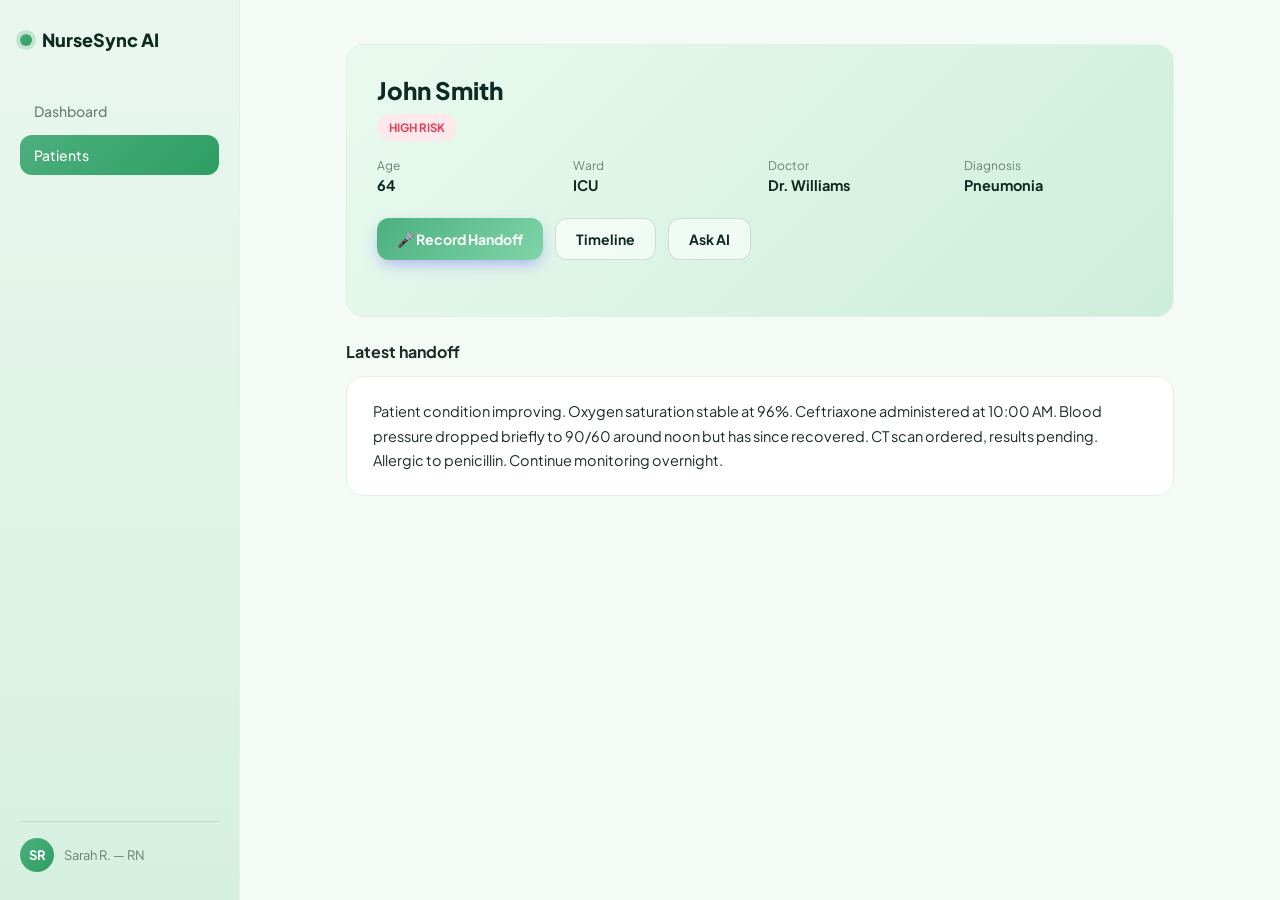
<file: code/speech-to-text-demo/index.html>
<!DOCTYPE html>
<html lang="en">
<head>
<meta charset="UTF-8">
<title>NurseSync AI — John Smith</title>
<style>
  @import url('https://fonts.googleapis.com/css2?family=Plus+Jakarta+Sans:wght@400;500;600;700;800&display=swap');

  :root {
    --primary: #4caf7d;
    --primary-2: #7fd6a8;
    --primary-dark: #2f9e63;
    --ink: #0f2a22;
    --bg: #f4faf6;
    --card: #ffffff;
    --text: #1c2b24;
    --text-muted: #6b8177;
    --border: #e3f0e8;
    --red: #e0405a;
    --red-bg: #fde8ec;
  }

  * { box-sizing: border-box; }

  body {
    margin: 0;
    font-family: 'Plus Jakarta Sans', -apple-system, BlinkMacSystemFont, sans-serif;
    background: var(--bg);
    color: var(--text);
  }

  a { text-decoration: none; color: inherit; }

  .app { display: flex; min-height: 100vh; }

  .sidebar {
    width: 240px;
    flex-shrink: 0;
    background: linear-gradient(180deg, #eaf7ef 0%, #d6f0e0 100%);
    color: var(--ink);
    padding: 28px 20px;
    display: flex;
    flex-direction: column;
    border-right: 1px solid var(--border);
  }

  .brand {
    display: flex;
    align-items: center;
    gap: 10px;
    font-weight: 800;
    font-size: 18px;
    margin-bottom: 40px;
    color: var(--ink);
  }

  .brand .dot {
    width: 12px; height: 12px;
    border-radius: 50%;
    background: linear-gradient(135deg, var(--primary), var(--primary-dark));
    box-shadow: 0 0 0 4px rgba(76, 175, 125, 0.25);
  }

  .navlinks { display: flex; flex-direction: column; gap: 4px; flex: 1; }

  .navlinks a {
    font-size: 14px;
    font-weight: 500;
    color: var(--text-muted);
    padding: 11px 14px;
    border-radius: 12px;
  }

  .navlinks a.active {
    color: #fff;
    background: linear-gradient(135deg, var(--primary), var(--primary-dark));
  }

  .user-chip {
    display: flex;
    align-items: center;
    gap: 10px;
    font-size: 13px;
    color: var(--text-muted);
    border-top: 1px solid rgba(15, 42, 34, 0.1);
    margin-top: 12px;
    padding-top: 16px;
  }

  .avatar {
    width: 34px; height: 34px;
    border-radius: 50%;
    background: linear-gradient(135deg, var(--primary), var(--primary-dark));
    color: white;
    display: flex; align-items: center; justify-content: center;
    font-size: 13px; font-weight: 700; flex-shrink: 0;
  }

  .page {
    flex: 1;
    max-width: 900px;
    margin: 0 auto;
    padding: 44px 36px 60px;
  }

  .profile-header {
    background: linear-gradient(135deg, #eafaf0, #cdeeda);
    color: var(--ink);
    border: 1px solid var(--border);
    border-radius: 18px;
    padding: 30px 30px 26px;
    margin-bottom: 24px;
    position: relative;
    overflow: hidden;
  }

  .profile-header .name {
    font-size: 24px;
    font-weight: 800;
    margin-bottom: 10px;
  }

  .badge {
    font-size: 11.5px;
    font-weight: 700;
    padding: 6px 12px;
    border-radius: 999px;
    background: var(--red-bg);
    color: var(--red);
  }

  .profile-grid {
    display: grid;
    grid-template-columns: repeat(4, 1fr);
    gap: 16px;
    margin-top: 22px;
  }

  .profile-grid .label { font-size: 12px; color: var(--text-muted); margin-bottom: 3px; }
  .profile-grid .value { font-size: 14.5px; font-weight: 700; }

  .action-row { display: flex; gap: 12px; margin-top: 24px; }

  .btn {
    padding: 11px 20px;
    border-radius: 12px;
    font-size: 14px;
    font-weight: 700;
    border: none;
    cursor: pointer;
    font-family: inherit;
  }

  .btn.primary {
    background: linear-gradient(135deg, var(--primary), var(--primary-2));
    color: white;
    box-shadow: 0 6px 16px -4px rgba(109, 94, 252, 0.55);
  }

  .btn.primary.recording {
    background: linear-gradient(135deg, var(--red), #ff8098);
    animation: pulse 1.4s ease-in-out infinite;
  }

  @keyframes pulse { 0%, 100% { opacity: 1; } 50% { opacity: 0.75; } }

  .btn.secondary {
    background: rgba(255,255,255,0.6);
    color: var(--ink);
    border: 1px solid rgba(15, 42, 34, 0.15);
  }

  #status {
    margin-top: 14px;
    font-size: 13px;
    color: var(--text-muted);
    min-height: 16px;
  }

  .section-title { font-size: 16px; font-weight: 700; margin: 0 0 14px; }

  .card {
    background: var(--card);
    border: 1px solid var(--border);
    border-radius: 18px;
    padding: 22px 26px;
    margin-bottom: 20px;
    font-size: 14.5px;
    line-height: 1.7;
  }
</style>
</head>
<body>
  <div class="app">
    <div class="sidebar">
      <div class="brand"><span class="dot"></span>NurseSync AI</div>
      <div class="navlinks">
        <a href="#">Dashboard</a>
        <a href="#" class="active">Patients</a>
      </div>
      <div class="user-chip">
        <div class="avatar">SR</div>
        Sarah R. — RN
      </div>
    </div>

    <div class="page">
      <div class="profile-header">
        <div class="name">John Smith</div>
        <span class="badge">HIGH RISK</span>

        <div class="profile-grid">
          <div><div class="label">Age</div><div class="value">64</div></div>
          <div><div class="label">Ward</div><div class="value">ICU</div></div>
          <div><div class="label">Doctor</div><div class="value">Dr. Williams</div></div>
          <div><div class="label">Diagnosis</div><div class="value">Pneumonia</div></div>
        </div>

        <div class="action-row">
          <button class="btn primary" id="recordBtn">🎤 Record Handoff</button>
          <button class="btn secondary">Timeline</button>
          <button class="btn secondary">Ask AI</button>
        </div>
        <div id="status"></div>
      </div>

      <div class="section-title" id="liveTitle" style="display:none;">New handoff (just recorded)</div>
      <div class="card" id="liveCard" style="display:none;"></div>

      <div class="section-title">Latest handoff</div>
      <div class="card">
        Patient condition improving. Oxygen saturation stable at 96%. Ceftriaxone administered at 10:00 AM.
        Blood pressure dropped briefly to 90/60 around noon but has since recovered. CT scan ordered, results pending.
        Allergic to penicillin. Continue monitoring overnight.
      </div>
    </div>
  </div>

  <script>
    const API_BASE = 'http://127.0.0.1:8000';

    let mediaRecorder = null;
    let chunks = [];
    let recording = false;

    const recordBtn = document.getElementById('recordBtn');
    const statusEl = document.getElementById('status');
    const liveTitle = document.getElementById('liveTitle');
    const liveCard = document.getElementById('liveCard');

    function setStatus(text, isError) {
      statusEl.textContent = text || '';
      statusEl.style.color = isError ? '#e0405a' : '#6b8177';
    }

    async function startRecording() {
      try {
        const stream = await navigator.mediaDevices.getUserMedia({ audio: true });
        chunks = [];
        mediaRecorder = new MediaRecorder(stream);
        mediaRecorder.ondataavailable = (e) => { if (e.data.size > 0) chunks.push(e.data); };
        mediaRecorder.onstop = handleStop;
        mediaRecorder.start();
        recording = true;
        recordBtn.textContent = '⏹ Stop Recording';
        recordBtn.classList.add('recording');
        setStatus('Recording… speak the handoff, then click Stop.');
      } catch (err) {
        setStatus('Microphone access denied or unavailable.', true);
      }
    }

    function stopRecording() {
      if (mediaRecorder && recording) {
        mediaRecorder.stop();
        mediaRecorder.stream.getTracks().forEach((t) => t.stop());
        recording = false;
        recordBtn.textContent = '🎤 Record Handoff';
        recordBtn.classList.remove('recording');
      }
    }

    async function handleStop() {
      setStatus('Transcribing…');
      const blob = new Blob(chunks, { type: 'audio/webm' });
      const formData = new FormData();
      formData.append('audio', blob, 'handoff.webm');

      try {
        const res = await fetch(`${API_BASE}/transcribe`, { method: 'POST', body: formData });
        if (!res.ok) {
          const err = await res.json().catch(() => ({}));
          throw new Error(err.detail || `server returned ${res.status}`);
        }
        const data = await res.json();
        liveTitle.style.display = 'block';
        liveCard.style.display = 'block';
        liveCard.textContent = data.transcript;
        setStatus('Transcribed successfully.');
      } catch (err) {
        setStatus(`Transcription failed: ${err.message}`, true);
      }
    }

    recordBtn.addEventListener('click', () => {
      if (!recording) startRecording();
      else stopRecording();
    });
  </script>
</body>
</html>
</file>
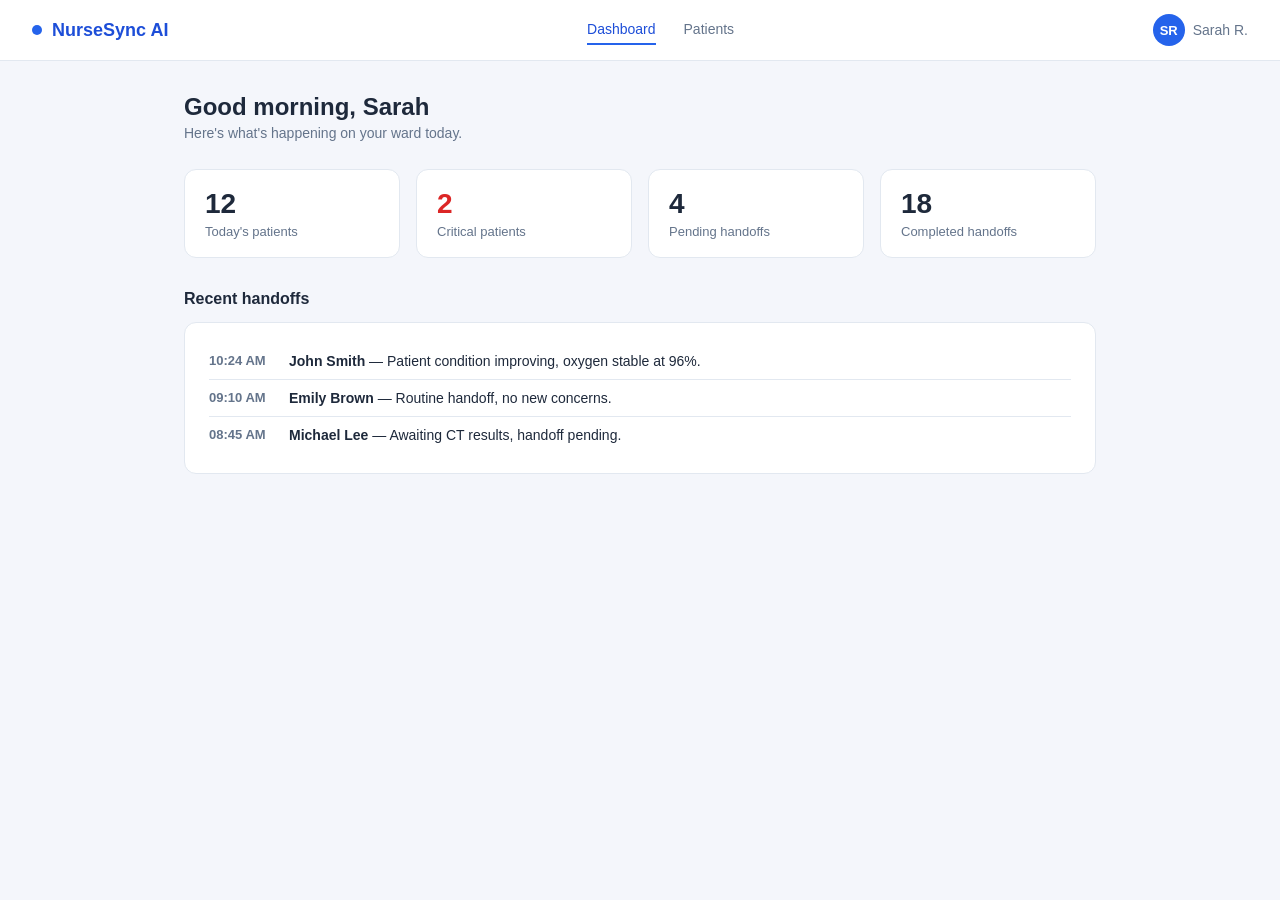
<file: frontend/dashboard.html>
<!DOCTYPE html>
<html lang="en">
<head>
<meta charset="UTF-8">
<title>NurseSync AI — Dashboard</title>
<link rel="stylesheet" href="styles.css">
</head>
<body>
  <div class="topnav">
    <div class="brand"><span class="dot"></span>NurseSync AI</div>
    <div class="navlinks">
      <a href="dashboard.html" class="active">Dashboard</a>
      <a href="patients.html">Patients</a>
    </div>
    <div class="user-chip">
      <div class="avatar">SR</div>
      Sarah R.
    </div>
  </div>

  <div class="page">
    <h1 class="page-title">Good morning, Sarah</h1>
    <p class="page-sub">Here's what's happening on your ward today.</p>

    <div class="stat-grid">
      <div class="stat-card">
        <div class="value">12</div>
        <div class="label">Today's patients</div>
      </div>
      <div class="stat-card danger">
        <div class="value">2</div>
        <div class="label">Critical patients</div>
      </div>
      <div class="stat-card">
        <div class="value">4</div>
        <div class="label">Pending handoffs</div>
      </div>
      <div class="stat-card">
        <div class="value">18</div>
        <div class="label">Completed handoffs</div>
      </div>
    </div>

    <div class="section-title">Recent handoffs</div>
    <div class="card">
      <div class="timeline-item">
        <div class="time">10:24 AM</div>
        <div class="desc"><strong>John Smith</strong> — Patient condition improving, oxygen stable at 96%.</div>
      </div>
      <div class="timeline-item">
        <div class="time">09:10 AM</div>
        <div class="desc"><strong>Emily Brown</strong> — Routine handoff, no new concerns.</div>
      </div>
      <div class="timeline-item">
        <div class="time">08:45 AM</div>
        <div class="desc"><strong>Michael Lee</strong> — Awaiting CT results, handoff pending.</div>
      </div>
    </div>
  </div>
</body>
</html>
</file>
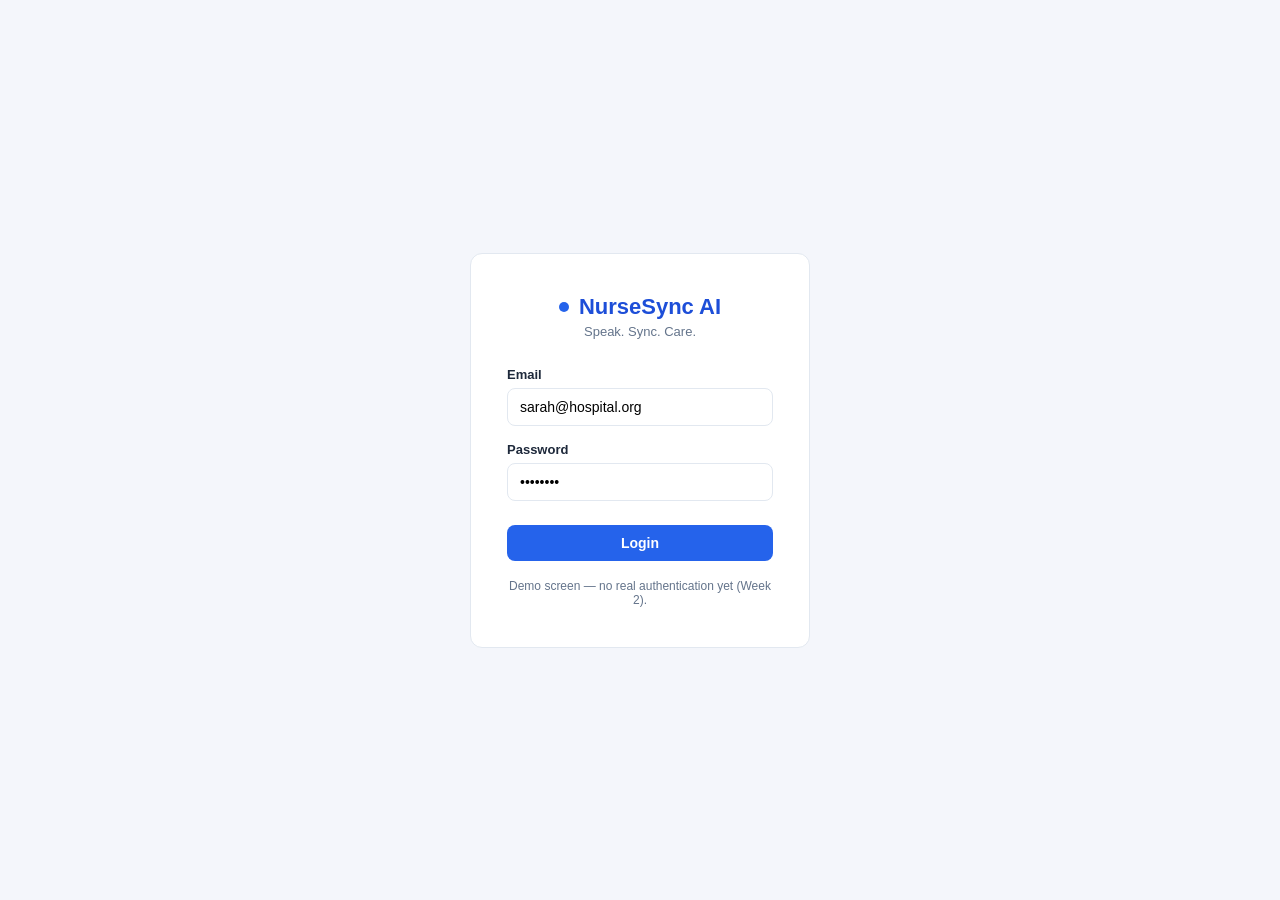
<file: frontend/login.html>
<!DOCTYPE html>
<html lang="en">
<head>
<meta charset="UTF-8">
<title>NurseSync AI — Login</title>
<link rel="stylesheet" href="styles.css">
</head>
<body>
  <div class="login-wrap">
    <div class="login-card">
      <div class="brand"><span class="dot"></span>NurseSync AI</div>
      <div class="tagline">Speak. Sync. Care.</div>

      <form onsubmit="window.location.href='dashboard.html'; return false;">
        <div class="field-group">
          <label>Email</label>
          <input type="email" placeholder="sarah@hospital.org" value="sarah@hospital.org">
        </div>
        <div class="field-group">
          <label>Password</label>
          <input type="password" placeholder="••••••••" value="password">
        </div>
        <button class="btn primary full" type="submit">Login</button>
      </form>

      <div class="login-note">Demo screen — no real authentication yet (Week 2).</div>
    </div>
  </div>
</body>
</html>
</file>
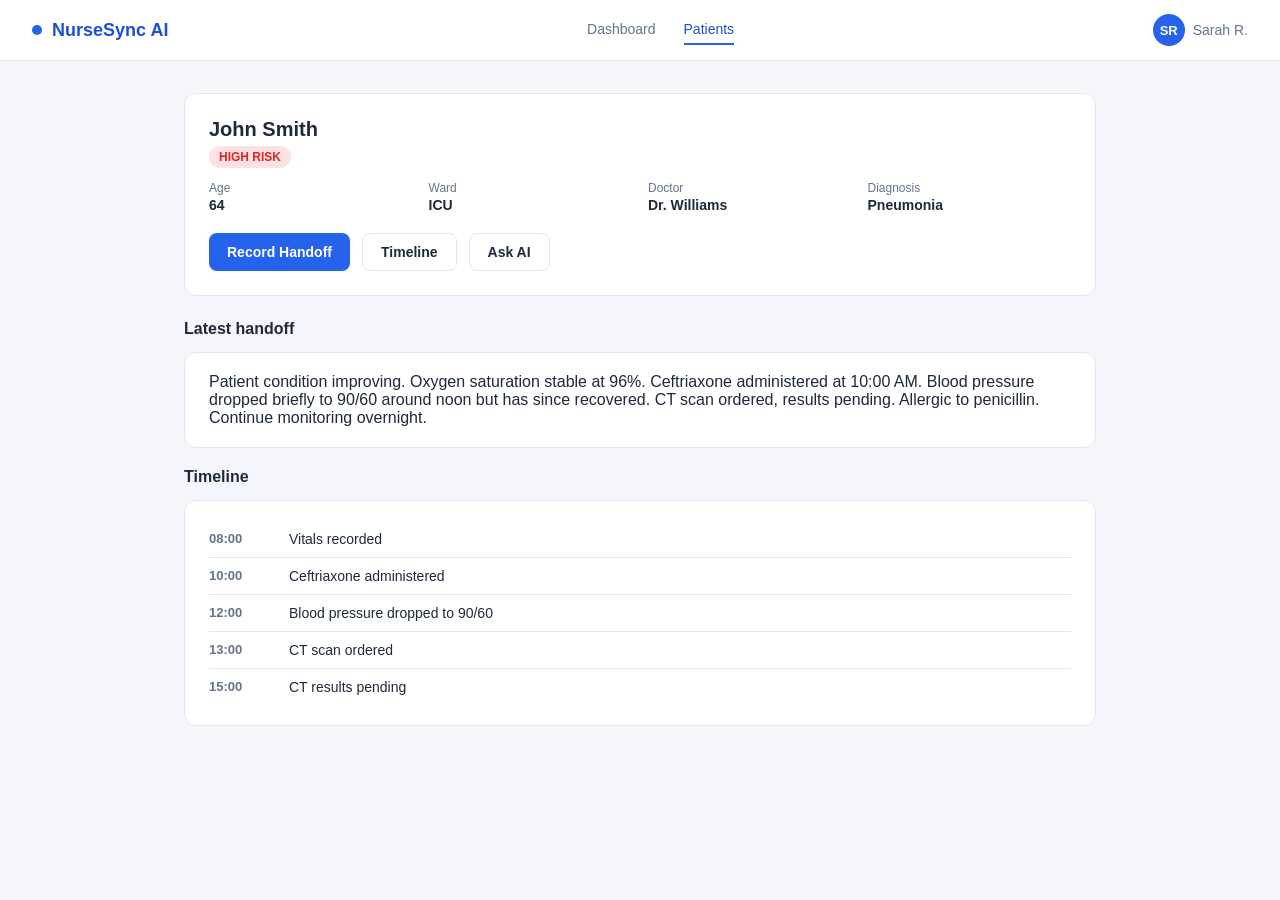
<file: frontend/patient.html>
<!DOCTYPE html>
<html lang="en">
<head>
<meta charset="UTF-8">
<title>NurseSync AI — John Smith</title>
<link rel="stylesheet" href="styles.css">
</head>
<body>
  <div class="topnav">
    <div class="brand"><span class="dot"></span>NurseSync AI</div>
    <div class="navlinks">
      <a href="dashboard.html">Dashboard</a>
      <a href="patients.html" class="active">Patients</a>
    </div>
    <div class="user-chip">
      <div class="avatar">SR</div>
      Sarah R.
    </div>
  </div>

  <div class="page">
    <div class="profile-header">
      <div class="name">John Smith</div>
      <span class="badge high">HIGH RISK</span>

      <div class="profile-grid">
        <div class="field">
          <div class="label">Age</div>
          <div class="value">64</div>
        </div>
        <div class="field">
          <div class="label">Ward</div>
          <div class="value">ICU</div>
        </div>
        <div class="field">
          <div class="label">Doctor</div>
          <div class="value">Dr. Williams</div>
        </div>
        <div class="field">
          <div class="label">Diagnosis</div>
          <div class="value">Pneumonia</div>
        </div>
      </div>

      <div class="action-row">
        <button class="btn primary">Record Handoff</button>
        <button class="btn secondary">Timeline</button>
        <button class="btn secondary">Ask AI</button>
      </div>
    </div>

    <div class="section-title">Latest handoff</div>
    <div class="card">
      Patient condition improving. Oxygen saturation stable at 96%. Ceftriaxone administered at 10:00 AM.
      Blood pressure dropped briefly to 90/60 around noon but has since recovered. CT scan ordered, results pending.
      Allergic to penicillin. Continue monitoring overnight.
    </div>

    <div class="section-title">Timeline</div>
    <div class="card">
      <div class="timeline-item">
        <div class="time">08:00</div>
        <div class="desc">Vitals recorded</div>
      </div>
      <div class="timeline-item">
        <div class="time">10:00</div>
        <div class="desc">Ceftriaxone administered</div>
      </div>
      <div class="timeline-item">
        <div class="time">12:00</div>
        <div class="desc">Blood pressure dropped to 90/60</div>
      </div>
      <div class="timeline-item">
        <div class="time">13:00</div>
        <div class="desc">CT scan ordered</div>
      </div>
      <div class="timeline-item">
        <div class="time">15:00</div>
        <div class="desc">CT results pending</div>
      </div>
    </div>
  </div>
</body>
</html>
</file>
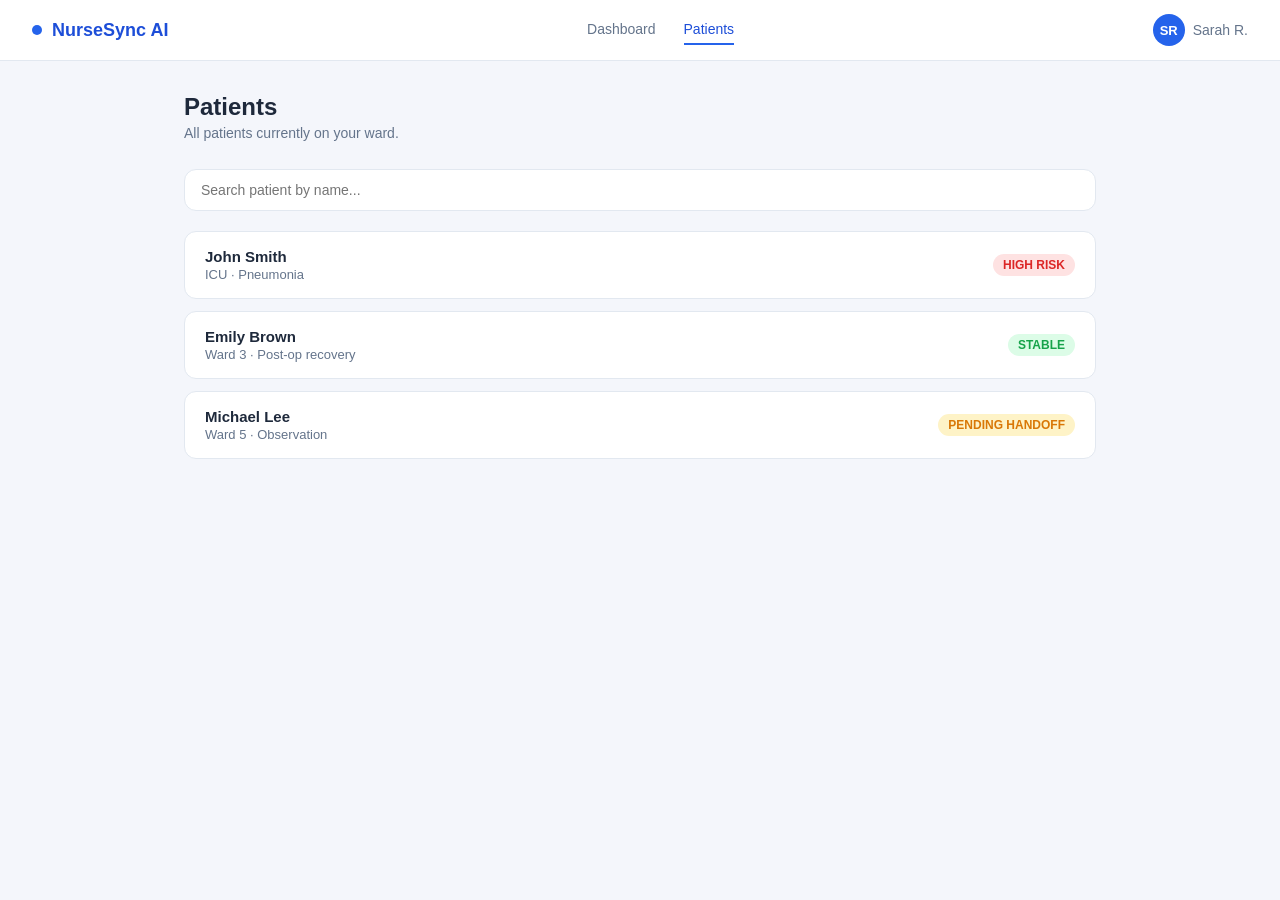
<file: frontend/patients.html>
<!DOCTYPE html>
<html lang="en">
<head>
<meta charset="UTF-8">
<title>NurseSync AI — Patients</title>
<link rel="stylesheet" href="styles.css">
</head>
<body>
  <div class="topnav">
    <div class="brand"><span class="dot"></span>NurseSync AI</div>
    <div class="navlinks">
      <a href="dashboard.html">Dashboard</a>
      <a href="patients.html" class="active">Patients</a>
    </div>
    <div class="user-chip">
      <div class="avatar">SR</div>
      Sarah R.
    </div>
  </div>

  <div class="page">
    <h1 class="page-title">Patients</h1>
    <p class="page-sub">All patients currently on your ward.</p>

    <input class="search-bar" type="text" placeholder="Search patient by name...">

    <a href="patient.html">
      <div class="patient-card">
        <div class="patient-info">
          <div class="name">John Smith</div>
          <div class="meta">ICU · Pneumonia</div>
        </div>
        <span class="badge high">HIGH RISK</span>
      </div>
    </a>

    <div class="patient-card">
      <div class="patient-info">
        <div class="name">Emily Brown</div>
        <div class="meta">Ward 3 · Post-op recovery</div>
      </div>
      <span class="badge stable">STABLE</span>
    </div>

    <div class="patient-card">
      <div class="patient-info">
        <div class="name">Michael Lee</div>
        <div class="meta">Ward 5 · Observation</div>
      </div>
      <span class="badge pending">PENDING HANDOFF</span>
    </div>
  </div>
</body>
</html>
</file>
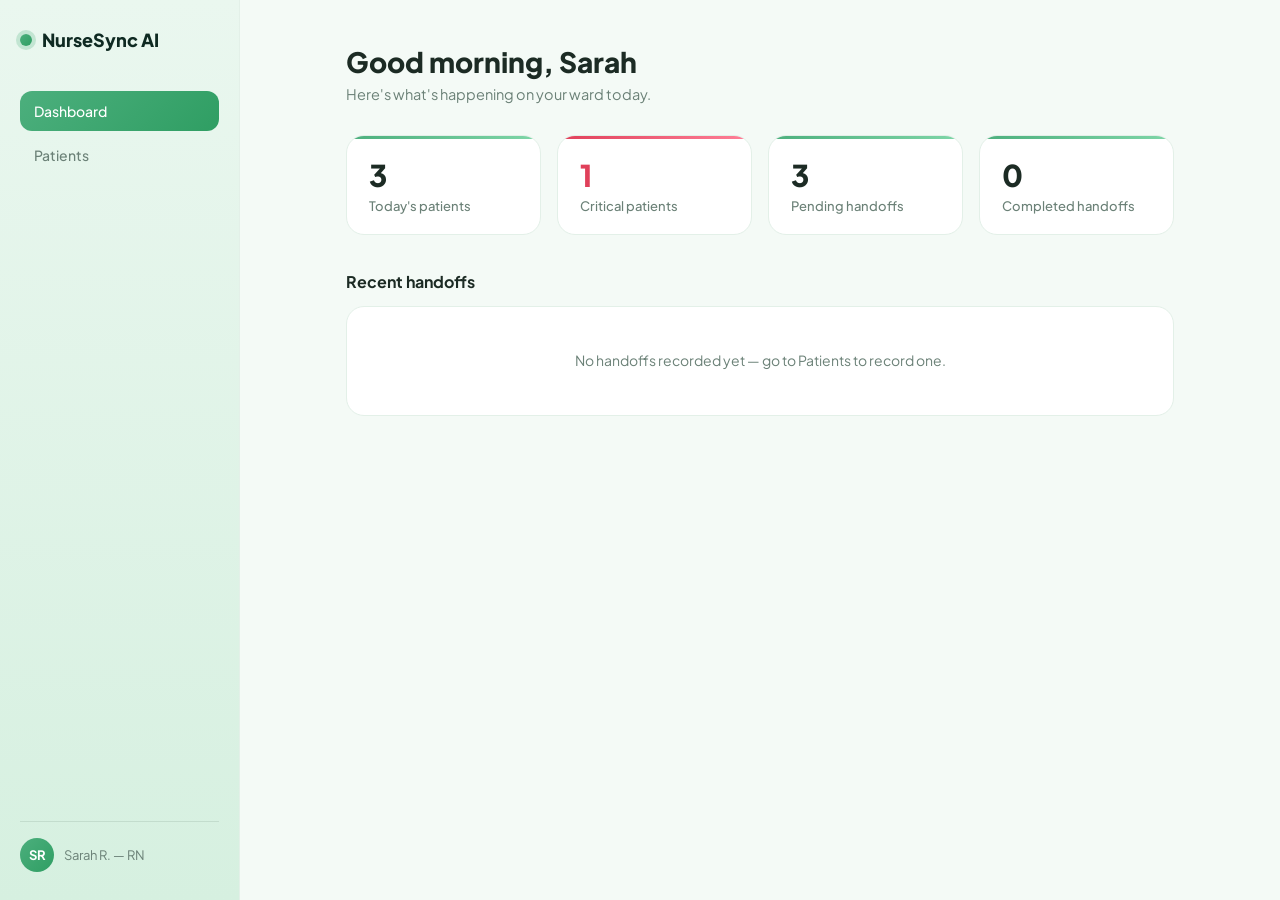
<file: code/speech-to-text-demo/dashboard.html>
<!DOCTYPE html>
<html lang="en">
<head>
<meta charset="UTF-8">
<title>NurseSync AI — Dashboard</title>
<link rel="stylesheet" href="styles.css">
</head>
<body>
  <div class="app">
    <div class="sidebar">
      <div class="brand"><span class="dot"></span>NurseSync AI</div>
      <div class="navlinks">
        <a href="dashboard.html" class="active">Dashboard</a>
        <a href="patients.html">Patients</a>
      </div>
      <div class="user-chip">
        <div class="avatar">SR</div>
        Sarah R. — RN
      </div>
    </div>

    <div class="page">
      <h1 class="page-title">Good morning, Sarah</h1>
      <p class="page-sub">Here's what's happening on your ward today.</p>

      <div class="stat-grid">
        <div class="stat-card"><div class="value">3</div><div class="label">Today's patients</div></div>
        <div class="stat-card danger"><div class="value">1</div><div class="label">Critical patients</div></div>
        <div class="stat-card"><div class="value" id="pendingCount">—</div><div class="label">Pending handoffs</div></div>
        <div class="stat-card"><div class="value" id="completedCount">—</div><div class="label">Completed handoffs</div></div>
      </div>

      <div class="section-title">Recent handoffs</div>
      <div class="card" id="recentHandoffs">
        <div class="history-empty">No handoffs recorded yet — go to Patients to record one.</div>
      </div>
    </div>
  </div>

  <script>
    // Pull real counts from whatever's actually been saved via localStorage
    // (written by patient.html when a handoff is recorded/saved).
    const PATIENTS = ["john-smith", "emily-brown", "michael-lee"];
    let all = [];
    PATIENTS.forEach((id) => {
      const raw = localStorage.getItem(`nursesync_handoffs_${id}`);
      if (raw) {
        try {
          JSON.parse(raw).forEach((h) => all.push({ ...h, patientId: id }));
        } catch (e) {}
      }
    });
    all.sort((a, b) => b.timestamp - a.timestamp);

    document.getElementById('completedCount').textContent = all.length;
    document.getElementById('pendingCount').textContent = Math.max(0, PATIENTS.length - all.length);

    if (all.length > 0) {
      const names = { "john-smith": "John Smith", "emily-brown": "Emily Brown", "michael-lee": "Michael Lee" };
      document.getElementById('recentHandoffs').innerHTML = all.slice(0, 5).map((h) => `
        <div class="history-item">
          <div class="meta">
            <strong>${names[h.patientId] || h.patientId}</strong>
            <span>${new Date(h.timestamp).toLocaleString()}</span>
            <span class="lang-tag">${h.language || 'auto'}</span>
          </div>
          <div>${h.text}</div>
        </div>
      `).join('');
    }
  </script>
</body>
</html>
</file>
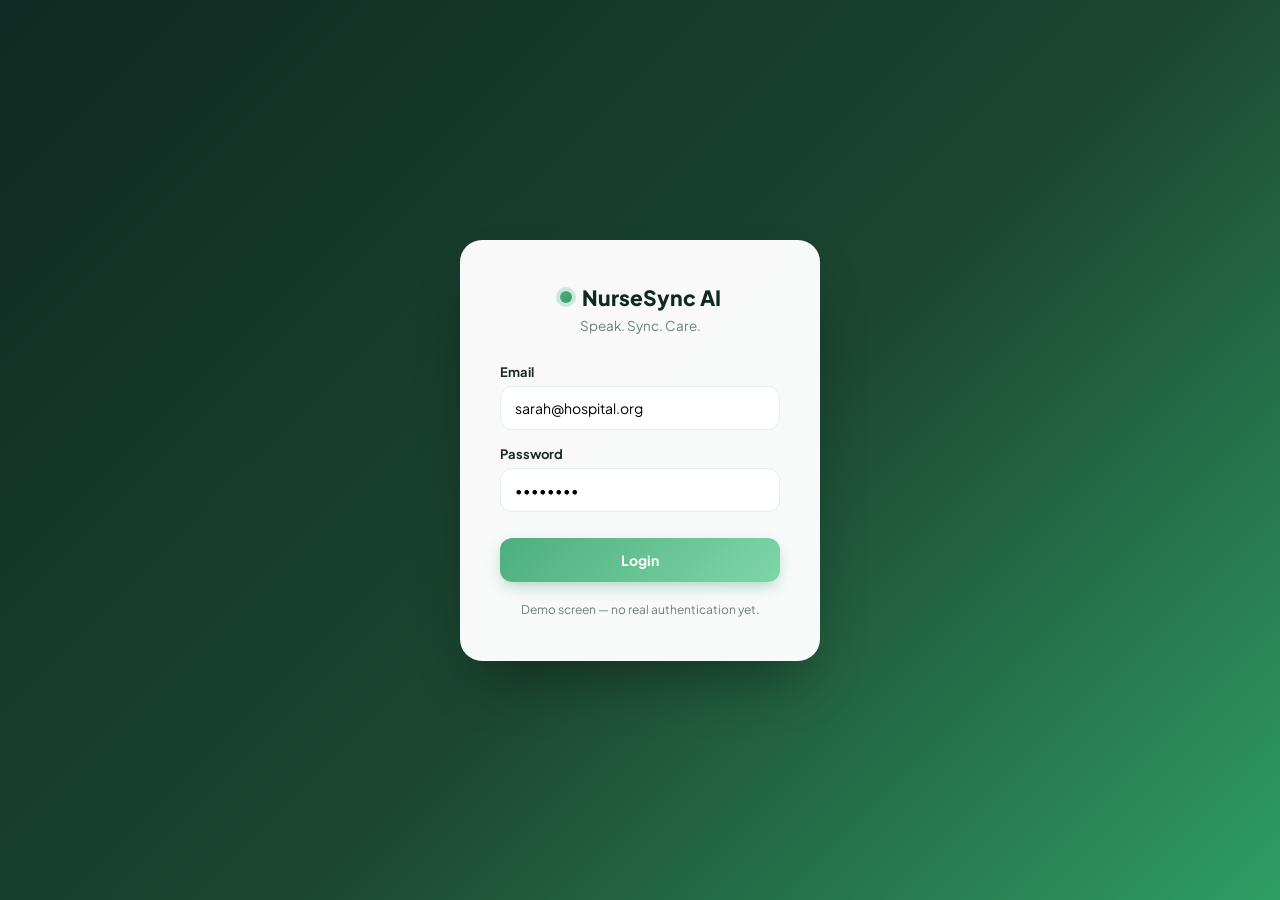
<file: code/speech-to-text-demo/login.html>
<!DOCTYPE html>
<html lang="en">
<head>
<meta charset="UTF-8">
<title>NurseSync AI — Login</title>
<link rel="stylesheet" href="styles.css">
</head>
<body>
  <div class="login-wrap">
    <div class="login-card">
      <div class="brand"><span class="dot"></span>NurseSync AI</div>
      <div class="tagline">Speak. Sync. Care.</div>

      <form onsubmit="window.location.href='dashboard.html'; return false;">
        <div class="field-group">
          <label>Email</label>
          <input type="email" placeholder="sarah@hospital.org" value="sarah@hospital.org">
        </div>
        <div class="field-group">
          <label>Password</label>
          <input type="password" placeholder="••••••••" value="password">
        </div>
        <button class="btn primary full" type="submit">Login</button>
      </form>

      <div class="login-note">Demo screen — no real authentication yet.</div>
    </div>
  </div>
</body>
</html>
</file>
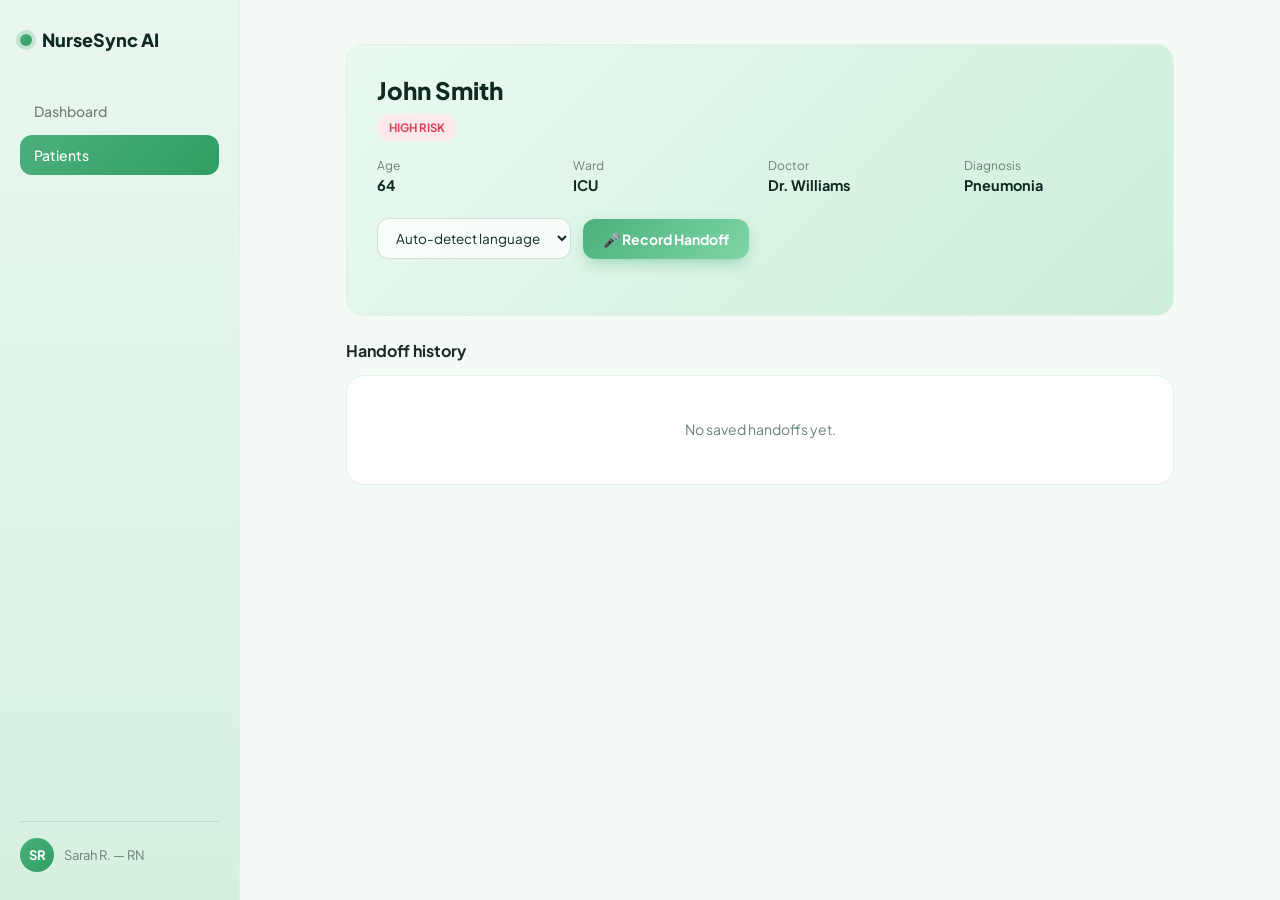
<file: code/speech-to-text-demo/patient.html>
<!DOCTYPE html>
<html lang="en">
<head>
<meta charset="UTF-8">
<title>NurseSync AI — Patient</title>
<link rel="stylesheet" href="styles.css">
</head>
<body>
  <div class="app">
    <div class="sidebar">
      <div class="brand"><span class="dot"></span>NurseSync AI</div>
      <div class="navlinks">
        <a href="dashboard.html">Dashboard</a>
        <a href="patients.html" class="active">Patients</a>
      </div>
      <div class="user-chip">
        <div class="avatar">SR</div>
        Sarah R. — RN
      </div>
    </div>

    <div class="page">
      <div class="profile-header">
        <div class="name" id="patientName">—</div>
        <span class="badge" id="patientBadge"></span>

        <div class="profile-grid">
          <div><div class="label">Age</div><div class="value" id="patientAge">—</div></div>
          <div><div class="label">Ward</div><div class="value" id="patientWard">—</div></div>
          <div><div class="label">Doctor</div><div class="value" id="patientDoctor">—</div></div>
          <div><div class="label">Diagnosis</div><div class="value" id="patientDiagnosis">—</div></div>
        </div>

        <div class="action-row">
          <select class="lang-select" id="langSelect">
            <option value="">Auto-detect language</option>
            <option value="en">English</option>
            <option value="hi">Hindi</option>
            <option value="pa">Punjabi</option>
            <option value="ta">Tamil</option>
            <option value="te">Telugu</option>
            <option value="bn">Bengali</option>
          </select>
          <button class="btn primary" id="recordBtn">🎤 Record Handoff</button>
        </div>
        <div id="status"></div>
      </div>

      <div class="section-title" id="liveTitle" style="display:none;">New handoff (edit before saving)</div>
      <div class="card" id="liveCard" style="display:none;">
        <textarea class="transcript-edit" id="liveTranscript"></textarea>
        <div class="action-row" style="margin-top:14px;">
          <button class="btn primary small" id="saveBtn">Save to history</button>
          <button class="btn secondary small" id="copyBtn">Copy</button>
        </div>
      </div>

      <div class="section-title">Handoff history</div>
      <div class="card" id="historyCard">
        <div class="history-empty">No saved handoffs yet.</div>
      </div>
    </div>
  </div>

  <script>
    const API_BASE = 'http://127.0.0.1:8000';

    const PATIENTS = {
      "john-smith": { name: "John Smith", age: 64, ward: "ICU", doctor: "Dr. Williams", diagnosis: "Pneumonia", risk: "high", riskLabel: "HIGH RISK" },
      "emily-brown": { name: "Emily Brown", age: 45, ward: "Ward 3", doctor: "Dr. Patel", diagnosis: "Post-op recovery", risk: "stable", riskLabel: "STABLE" },
      "michael-lee": { name: "Michael Lee", age: 58, ward: "Ward 5", doctor: "Dr. Chen", diagnosis: "Observation", risk: "pending", riskLabel: "PENDING HANDOFF" },
    };

    const params = new URLSearchParams(window.location.search);
    const patientId = PATIENTS[params.get('id')] ? params.get('id') : 'john-smith';
    const patient = PATIENTS[patientId];
    const historyKey = `nursesync_handoffs_${patientId}`;

    document.getElementById('patientName').textContent = patient.name;
    document.getElementById('patientBadge').textContent = patient.riskLabel;
    document.getElementById('patientBadge').classList.add(patient.risk);
    document.getElementById('patientAge').textContent = patient.age;
    document.getElementById('patientWard').textContent = patient.ward;
    document.getElementById('patientDoctor').textContent = patient.doctor;
    document.getElementById('patientDiagnosis').textContent = patient.diagnosis;

    let mediaRecorder = null;
    let chunks = [];
    let recording = false;
    let lastLanguage = '';

    const recordBtn = document.getElementById('recordBtn');
    const statusEl = document.getElementById('status');
    const liveTitle = document.getElementById('liveTitle');
    const liveCard = document.getElementById('liveCard');
    const liveTranscript = document.getElementById('liveTranscript');
    const langSelect = document.getElementById('langSelect');

    function setStatus(text, isError) {
      statusEl.textContent = text || '';
      statusEl.style.color = isError ? '#e0405a' : '#6b8177';
    }

    function loadHistory() {
      const raw = localStorage.getItem(historyKey);
      let items = [];
      try { items = raw ? JSON.parse(raw) : []; } catch (e) { items = []; }
      items.sort((a, b) => b.timestamp - a.timestamp);

      const el = document.getElementById('historyCard');
      if (items.length === 0) {
        el.innerHTML = '<div class="history-empty">No saved handoffs yet.</div>';
        return;
      }
      el.innerHTML = items.map((h) => `
        <div class="history-item">
          <div class="meta">
            <span>${new Date(h.timestamp).toLocaleString()}</span>
            <span class="lang-tag">${h.language || 'auto'}</span>
          </div>
          <div>${h.text.replace(/</g, '&lt;')}</div>
        </div>
      `).join('');
    }

    function saveToHistory(text, language) {
      const raw = localStorage.getItem(historyKey);
      let items = [];
      try { items = raw ? JSON.parse(raw) : []; } catch (e) { items = []; }
      items.push({ text, language, timestamp: Date.now() });
      localStorage.setItem(historyKey, JSON.stringify(items));
      loadHistory();
    }

    async function startRecording() {
      try {
        const stream = await navigator.mediaDevices.getUserMedia({ audio: true });
        chunks = [];
        mediaRecorder = new MediaRecorder(stream);
        mediaRecorder.ondataavailable = (e) => { if (e.data.size > 0) chunks.push(e.data); };
        mediaRecorder.onstop = handleStop;
        mediaRecorder.start();
        recording = true;
        lastLanguage = langSelect.value;
        recordBtn.textContent = '⏹ Stop Recording';
        recordBtn.classList.add('recording');
        setStatus('Recording… speak the handoff, then click Stop.');
      } catch (err) {
        setStatus('Microphone access denied or unavailable.', true);
      }
    }

    function stopRecording() {
      if (mediaRecorder && recording) {
        mediaRecorder.stop();
        mediaRecorder.stream.getTracks().forEach((t) => t.stop());
        recording = false;
        recordBtn.textContent = '🎤 Record Handoff';
        recordBtn.classList.remove('recording');
      }
    }

    async function handleStop() {
      setStatus('Transcribing…');
      const blob = new Blob(chunks, { type: 'audio/webm' });
      const formData = new FormData();
      formData.append('audio', blob, 'handoff.webm');
      if (lastLanguage) formData.append('language', lastLanguage);

      try {
        const res = await fetch(`${API_BASE}/transcribe`, { method: 'POST', body: formData });
        if (!res.ok) {
          const err = await res.json().catch(() => ({}));
          throw new Error(err.detail || `server returned ${res.status}`);
        }
        const data = await res.json();
        liveTitle.style.display = 'block';
        liveCard.style.display = 'block';
        liveTranscript.value = data.transcript;
        liveTranscript.dataset.language = lastLanguage || (data.detected_language || '');
        setStatus('Transcribed — review/edit below, then save.');
      } catch (err) {
        setStatus(`Transcription failed: ${err.message}`, true);
      }
    }

    document.getElementById('saveBtn').addEventListener('click', () => {
      const text = liveTranscript.value.trim();
      if (!text) return;
      saveToHistory(text, liveTranscript.dataset.language || lastLanguage);
      liveTitle.style.display = 'none';
      liveCard.style.display = 'none';
      liveTranscript.value = '';
      setStatus('Saved to handoff history.');
    });

    document.getElementById('copyBtn').addEventListener('click', async () => {
      try {
        await navigator.clipboard.writeText(liveTranscript.value);
        setStatus('Copied to clipboard.');
      } catch (e) {
        setStatus('Could not copy — select and copy manually.', true);
      }
    });

    recordBtn.addEventListener('click', () => {
      if (!recording) startRecording();
      else stopRecording();
    });

    loadHistory();
  </script>
</body>
</html>
</file>
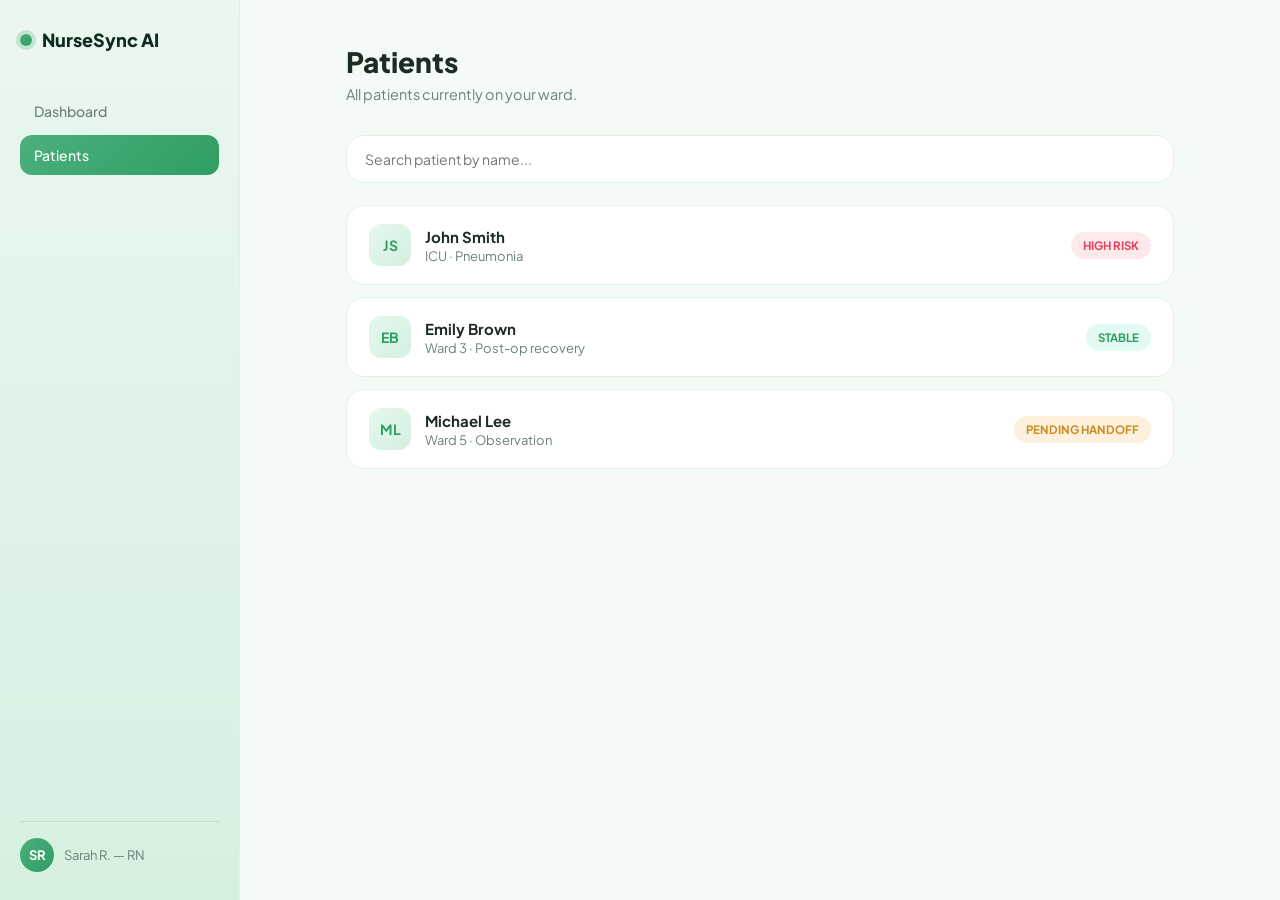
<file: code/speech-to-text-demo/patients.html>
<!DOCTYPE html>
<html lang="en">
<head>
<meta charset="UTF-8">
<title>NurseSync AI — Patients</title>
<link rel="stylesheet" href="styles.css">
</head>
<body>
  <div class="app">
    <div class="sidebar">
      <div class="brand"><span class="dot"></span>NurseSync AI</div>
      <div class="navlinks">
        <a href="dashboard.html">Dashboard</a>
        <a href="patients.html" class="active">Patients</a>
      </div>
      <div class="user-chip">
        <div class="avatar">SR</div>
        Sarah R. — RN
      </div>
    </div>

    <div class="page">
      <h1 class="page-title">Patients</h1>
      <p class="page-sub">All patients currently on your ward.</p>

      <input class="search-bar" type="text" id="searchBox" placeholder="Search patient by name...">

      <div id="patientList"></div>
    </div>
  </div>

  <script>
    const PATIENTS = [
      { id: "john-smith", name: "John Smith", initials: "JS", ward: "ICU", diagnosis: "Pneumonia", risk: "high" },
      { id: "emily-brown", name: "Emily Brown", initials: "EB", ward: "Ward 3", diagnosis: "Post-op recovery", risk: "stable" },
      { id: "michael-lee", name: "Michael Lee", initials: "ML", ward: "Ward 5", diagnosis: "Observation", risk: "pending" },
    ];

    const RISK_LABEL = { high: "HIGH RISK", stable: "STABLE", pending: "PENDING HANDOFF" };

    function render(list) {
      document.getElementById('patientList').innerHTML = list.map((p) => `
        <a href="patient.html?id=${p.id}">
          <div class="patient-card">
            <div class="patient-info">
              <div class="patient-avatar">${p.initials}</div>
              <div>
                <div class="name">${p.name}</div>
                <div class="meta">${p.ward} · ${p.diagnosis}</div>
              </div>
            </div>
            <span class="badge ${p.risk}">${RISK_LABEL[p.risk]}</span>
          </div>
        </a>
      `).join('');
    }

    render(PATIENTS);

    document.getElementById('searchBox').addEventListener('input', (e) => {
      const q = e.target.value.toLowerCase();
      render(PATIENTS.filter((p) => p.name.toLowerCase().includes(q)));
    });
  </script>
</body>
</html>
</file>
<file: frontend/styles.css>
:root {
  --primary: #2563eb;
  --primary-dark: #1d4ed8;
  --bg: #f4f6fb;
  --card: #ffffff;
  --text: #1e293b;
  --text-muted: #64748b;
  --border: #e2e8f0;
  --red: #dc2626;
  --red-bg: #fee2e2;
  --green: #16a34a;
  --green-bg: #dcfce7;
  --amber: #d97706;
  --amber-bg: #fef3c7;
  --radius: 12px;
}

* { box-sizing: border-box; }

body {
  margin: 0;
  font-family: -apple-system, BlinkMacSystemFont, "Segoe UI", Roboto, Helvetica, Arial, sans-serif;
  background: var(--bg);
  color: var(--text);
}

a { text-decoration: none; color: inherit; }

/* ---------- Top nav ---------- */
.topnav {
  display: flex;
  align-items: center;
  justify-content: space-between;
  padding: 14px 32px;
  background: var(--card);
  border-bottom: 1px solid var(--border);
}

.brand {
  display: flex;
  align-items: center;
  gap: 10px;
  font-weight: 700;
  font-size: 18px;
  color: var(--primary-dark);
}

.brand .dot {
  width: 10px;
  height: 10px;
  border-radius: 50%;
  background: var(--primary);
}

.navlinks {
  display: flex;
  gap: 28px;
}

.navlinks a {
  font-size: 14px;
  font-weight: 500;
  color: var(--text-muted);
  padding: 6px 0;
  border-bottom: 2px solid transparent;
}

.navlinks a.active,
.navlinks a:hover {
  color: var(--primary-dark);
  border-bottom-color: var(--primary);
}

.user-chip {
  display: flex;
  align-items: center;
  gap: 8px;
  font-size: 14px;
  color: var(--text-muted);
}

.avatar {
  width: 32px;
  height: 32px;
  border-radius: 50%;
  background: var(--primary);
  color: white;
  display: flex;
  align-items: center;
  justify-content: center;
  font-size: 13px;
  font-weight: 600;
}

/* ---------- Layout ---------- */
.page {
  max-width: 960px;
  margin: 0 auto;
  padding: 32px 24px 60px;
}

h1.page-title {
  font-size: 24px;
  margin: 0 0 4px;
}

p.page-sub {
  color: var(--text-muted);
  margin: 0 0 28px;
  font-size: 14px;
}

/* ---------- Cards / stats ---------- */
.stat-grid {
  display: grid;
  grid-template-columns: repeat(4, 1fr);
  gap: 16px;
  margin-bottom: 32px;
}

.stat-card {
  background: var(--card);
  border: 1px solid var(--border);
  border-radius: var(--radius);
  padding: 18px 20px;
}

.stat-card .value {
  font-size: 28px;
  font-weight: 700;
}

.stat-card .label {
  font-size: 13px;
  color: var(--text-muted);
  margin-top: 4px;
}

.stat-card.danger .value { color: var(--red); }

.section-title {
  font-size: 16px;
  font-weight: 600;
  margin: 0 0 14px;
}

/* ---------- Patient list ---------- */
.search-bar {
  width: 100%;
  padding: 12px 16px;
  border: 1px solid var(--border);
  border-radius: var(--radius);
  font-size: 14px;
  margin-bottom: 20px;
  background: var(--card);
}

.patient-card {
  display: flex;
  align-items: center;
  justify-content: space-between;
  background: var(--card);
  border: 1px solid var(--border);
  border-radius: var(--radius);
  padding: 16px 20px;
  margin-bottom: 12px;
  transition: box-shadow .15s ease;
}

.patient-card:hover {
  box-shadow: 0 2px 10px rgba(15, 23, 42, 0.06);
}

.patient-info .name {
  font-weight: 600;
  font-size: 15px;
}

.patient-info .meta {
  font-size: 13px;
  color: var(--text-muted);
  margin-top: 2px;
}

.badge {
  font-size: 12px;
  font-weight: 600;
  padding: 4px 10px;
  border-radius: 999px;
}

.badge.high { background: var(--red-bg); color: var(--red); }
.badge.stable { background: var(--green-bg); color: var(--green); }
.badge.pending { background: var(--amber-bg); color: var(--amber); }

/* ---------- Patient profile ---------- */
.profile-header {
  background: var(--card);
  border: 1px solid var(--border);
  border-radius: var(--radius);
  padding: 24px;
  margin-bottom: 24px;
}

.profile-header .name {
  font-size: 20px;
  font-weight: 700;
  margin-bottom: 6px;
}

.profile-grid {
  display: grid;
  grid-template-columns: repeat(4, 1fr);
  gap: 16px;
  margin-top: 16px;
}

.profile-grid .field .label {
  font-size: 12px;
  color: var(--text-muted);
  margin-bottom: 2px;
}

.profile-grid .field .value {
  font-size: 14px;
  font-weight: 600;
}

.action-row {
  display: flex;
  gap: 12px;
  margin-top: 20px;
}

.btn {
  padding: 10px 18px;
  border-radius: 8px;
  font-size: 14px;
  font-weight: 600;
  border: none;
  cursor: pointer;
}

.btn.primary { background: var(--primary); color: white; }
.btn.primary:hover { background: var(--primary-dark); }
.btn.secondary { background: var(--card); color: var(--text); border: 1px solid var(--border); }
.btn.secondary:hover { background: var(--bg); }

.card {
  background: var(--card);
  border: 1px solid var(--border);
  border-radius: var(--radius);
  padding: 20px 24px;
  margin-bottom: 20px;
}

.timeline-item {
  display: flex;
  gap: 16px;
  padding: 10px 0;
  border-bottom: 1px solid var(--border);
}

.timeline-item:last-child { border-bottom: none; }

.timeline-item .time {
  width: 64px;
  flex-shrink: 0;
  font-size: 13px;
  color: var(--text-muted);
  font-weight: 600;
}

.timeline-item .desc { font-size: 14px; }

/* ---------- Login ---------- */
.login-wrap {
  min-height: 100vh;
  display: flex;
  align-items: center;
  justify-content: center;
  background: var(--bg);
}

.login-card {
  background: var(--card);
  border: 1px solid var(--border);
  border-radius: var(--radius);
  padding: 40px 36px;
  width: 340px;
  text-align: center;
}

.login-card .brand {
  justify-content: center;
  font-size: 22px;
  margin-bottom: 4px;
}

.login-card .tagline {
  font-size: 13px;
  color: var(--text-muted);
  margin-bottom: 28px;
}

.field-group {
  text-align: left;
  margin-bottom: 16px;
}

.field-group label {
  display: block;
  font-size: 13px;
  font-weight: 600;
  margin-bottom: 6px;
}

.field-group input {
  width: 100%;
  padding: 10px 12px;
  border: 1px solid var(--border);
  border-radius: 8px;
  font-size: 14px;
}

.btn.full { width: 100%; margin-top: 8px; }

.login-note {
  margin-top: 18px;
  font-size: 12px;
  color: var(--text-muted);
}
</file>
<file: code/speech-to-text-demo/styles.css>
@import url('https://fonts.googleapis.com/css2?family=Plus+Jakarta+Sans:wght@400;500;600;700;800&display=swap');

:root {
  --primary: #4caf7d;
  --primary-2: #7fd6a8;
  --primary-dark: #2f9e63;
  --ink: #0f2a22;
  --bg: #f4faf6;
  --card: #ffffff;
  --text: #1c2b24;
  --text-muted: #6b8177;
  --border: #e3f0e8;
  --red: #e0405a;
  --red-bg: #fde8ec;
  --green-bg: #e2faf1;
  --amber: #c98a1e;
  --amber-bg: #fdf1de;
}

* { box-sizing: border-box; }

body {
  margin: 0;
  font-family: 'Plus Jakarta Sans', -apple-system, BlinkMacSystemFont, sans-serif;
  background: var(--bg);
  color: var(--text);
}

a { text-decoration: none; color: inherit; }

/* ---------- App shell ---------- */
.app { display: flex; min-height: 100vh; }

.sidebar {
  width: 240px;
  flex-shrink: 0;
  background: linear-gradient(180deg, #eaf7ef 0%, #d6f0e0 100%);
  color: var(--ink);
  padding: 28px 20px;
  display: flex;
  flex-direction: column;
  border-right: 1px solid var(--border);
  position: sticky;
  top: 0;
  height: 100vh;
}

.brand {
  display: flex;
  align-items: center;
  gap: 10px;
  font-weight: 800;
  font-size: 18px;
  margin-bottom: 40px;
  color: var(--ink);
}

.brand .dot {
  width: 12px; height: 12px;
  border-radius: 50%;
  background: linear-gradient(135deg, var(--primary), var(--primary-dark));
  box-shadow: 0 0 0 4px rgba(76, 175, 125, 0.25);
}

.navlinks { display: flex; flex-direction: column; gap: 4px; flex: 1; }

.navlinks a {
  font-size: 14px;
  font-weight: 500;
  color: var(--text-muted);
  padding: 11px 14px;
  border-radius: 12px;
}

.navlinks a.active {
  color: #fff;
  background: linear-gradient(135deg, var(--primary), var(--primary-dark));
}

.navlinks a:not(.active):hover { background: rgba(15,42,34,0.06); }

.user-chip {
  display: flex;
  align-items: center;
  gap: 10px;
  font-size: 13px;
  color: var(--text-muted);
  border-top: 1px solid rgba(15, 42, 34, 0.1);
  margin-top: 12px;
  padding-top: 16px;
}

.avatar {
  width: 34px; height: 34px;
  border-radius: 50%;
  background: linear-gradient(135deg, var(--primary), var(--primary-dark));
  color: white;
  display: flex; align-items: center; justify-content: center;
  font-size: 13px; font-weight: 700; flex-shrink: 0;
}

.page {
  flex: 1;
  max-width: 900px;
  margin: 0 auto;
  padding: 44px 36px 60px;
  width: 100%;
}

h1.page-title { font-size: 28px; font-weight: 800; margin: 0 0 6px; }
p.page-sub { color: var(--text-muted); margin: 0 0 32px; font-size: 14.5px; }

/* ---------- Stat cards (dashboard) ---------- */
.stat-grid {
  display: grid;
  grid-template-columns: repeat(4, 1fr);
  gap: 16px;
  margin-bottom: 36px;
}

.stat-card {
  background: var(--card);
  border: 1px solid var(--border);
  border-radius: 18px;
  padding: 20px 22px;
  position: relative;
  overflow: hidden;
}

.stat-card::before {
  content: '';
  position: absolute;
  top: 0; left: 0; right: 0;
  height: 3px;
  background: linear-gradient(90deg, var(--primary), var(--primary-2));
}

.stat-card.danger::before { background: linear-gradient(90deg, var(--red), #ff8098); }
.stat-card .value { font-size: 30px; font-weight: 800; }
.stat-card .label { font-size: 13px; color: var(--text-muted); margin-top: 4px; font-weight: 500; }
.stat-card.danger .value { color: var(--red); }

.section-title { font-size: 16px; font-weight: 700; margin: 0 0 14px; }

/* ---------- Patient list ---------- */
.search-bar {
  width: 100%;
  padding: 14px 18px;
  border: 1px solid var(--border);
  border-radius: 18px;
  font-size: 14px;
  margin-bottom: 22px;
  background: var(--card);
  font-family: inherit;
}
.search-bar:focus { outline: none; border-color: var(--primary-2); }

.patient-card {
  display: flex;
  align-items: center;
  justify-content: space-between;
  background: var(--card);
  border: 1px solid var(--border);
  border-radius: 18px;
  padding: 18px 22px;
  margin-bottom: 12px;
  transition: all .18s ease;
}
.patient-card:hover { transform: translateY(-2px); border-color: var(--primary-2); }

.patient-info { display: flex; align-items: center; gap: 14px; }

.patient-avatar {
  width: 42px; height: 42px;
  border-radius: 12px;
  background: linear-gradient(135deg, #e6f7ec, #d3f0e0);
  color: var(--primary-dark);
  display: flex; align-items: center; justify-content: center;
  font-weight: 700; font-size: 14px; flex-shrink: 0;
}

.patient-info .name { font-weight: 700; font-size: 15px; }
.patient-info .meta { font-size: 13px; color: var(--text-muted); margin-top: 2px; }

.badge { font-size: 11.5px; font-weight: 700; padding: 6px 12px; border-radius: 999px; }
.badge.high { background: var(--red-bg); color: var(--red); }
.badge.stable { background: var(--green-bg); color: var(--primary-dark); }
.badge.pending { background: var(--amber-bg); color: var(--amber); }

/* ---------- Patient profile ---------- */
.profile-header {
  background: linear-gradient(135deg, #eafaf0, #cdeeda);
  color: var(--ink);
  border: 1px solid var(--border);
  border-radius: 18px;
  padding: 30px 30px 26px;
  margin-bottom: 24px;
}

.profile-header .name { font-size: 24px; font-weight: 800; margin-bottom: 10px; }

.profile-grid { display: grid; grid-template-columns: repeat(4, 1fr); gap: 16px; margin-top: 22px; }
.profile-grid .label { font-size: 12px; color: var(--text-muted); margin-bottom: 3px; }
.profile-grid .value { font-size: 14.5px; font-weight: 700; }

.action-row { display: flex; gap: 12px; margin-top: 24px; flex-wrap: wrap; align-items: center; }

.btn {
  padding: 11px 20px;
  border-radius: 12px;
  font-size: 14px;
  font-weight: 700;
  border: none;
  cursor: pointer;
  font-family: inherit;
}

.btn.primary {
  background: linear-gradient(135deg, var(--primary), var(--primary-2));
  color: white;
  box-shadow: 0 6px 16px -4px rgba(47, 158, 99, 0.45);
}
.btn.primary.recording {
  background: linear-gradient(135deg, var(--red), #ff8098);
  animation: pulse 1.4s ease-in-out infinite;
}
@keyframes pulse { 0%, 100% { opacity: 1; } 50% { opacity: 0.75; } }

.btn.secondary { background: rgba(255,255,255,0.6); color: var(--ink); border: 1px solid rgba(15, 42, 34, 0.15); }
.btn.small { padding: 8px 14px; font-size: 13px; }

select.lang-select {
  padding: 10px 14px;
  border-radius: 12px;
  border: 1px solid rgba(15, 42, 34, 0.15);
  background: rgba(255,255,255,0.7);
  font-family: inherit;
  font-size: 13.5px;
  color: var(--ink);
}

#status { margin-top: 14px; font-size: 13px; color: var(--text-muted); min-height: 16px; }

.card {
  background: var(--card);
  border: 1px solid var(--border);
  border-radius: 18px;
  padding: 22px 26px;
  margin-bottom: 20px;
  font-size: 14.5px;
  line-height: 1.7;
}

textarea.transcript-edit {
  width: 100%;
  min-height: 90px;
  border: 1px solid var(--border);
  border-radius: 12px;
  padding: 14px 16px;
  font-family: inherit;
  font-size: 14.5px;
  line-height: 1.6;
  resize: vertical;
  color: var(--text);
}
textarea.transcript-edit:focus { outline: none; border-color: var(--primary-2); }

.history-item {
  border-bottom: 1px dashed var(--border);
  padding: 14px 0;
}
.history-item:last-child { border-bottom: none; }
.history-item .meta { font-size: 12px; color: var(--text-muted); margin-bottom: 6px; display: flex; gap: 10px; align-items: center; }
.history-item .lang-tag {
  font-size: 10.5px; font-weight: 700; text-transform: uppercase;
  background: var(--green-bg); color: var(--primary-dark);
  padding: 2px 8px; border-radius: 999px;
}
.history-empty { color: var(--text-muted); font-size: 14px; text-align: center; padding: 20px 0; }

/* ---------- Login ---------- */
.login-wrap {
  min-height: 100vh;
  display: flex;
  align-items: center;
  justify-content: center;
  background: linear-gradient(135deg, #0f2a22 0%, #1c4632 55%, #2f9e63 100%);
}

.login-card {
  background: rgba(255,255,255,0.97);
  border-radius: 22px;
  padding: 44px 40px;
  width: 360px;
  text-align: center;
  box-shadow: 0 30px 60px -20px rgba(0,0,0,0.4);
}

.login-card .brand { justify-content: center; font-size: 21px; margin-bottom: 6px; color: var(--ink); }
.login-card .tagline { font-size: 13.5px; color: var(--text-muted); margin-bottom: 30px; }

.field-group { text-align: left; margin-bottom: 16px; }
.field-group label { display: block; font-size: 13px; font-weight: 700; margin-bottom: 6px; }
.field-group input {
  width: 100%;
  padding: 12px 14px;
  border: 1.5px solid var(--border);
  border-radius: 12px;
  font-size: 14px;
  font-family: inherit;
}
.field-group input:focus { outline: none; border-color: var(--primary-2); }

.btn.full { width: 100%; margin-top: 10px; padding: 13px; }
.login-note { margin-top: 20px; font-size: 12px; color: var(--text-muted); }
</file>
